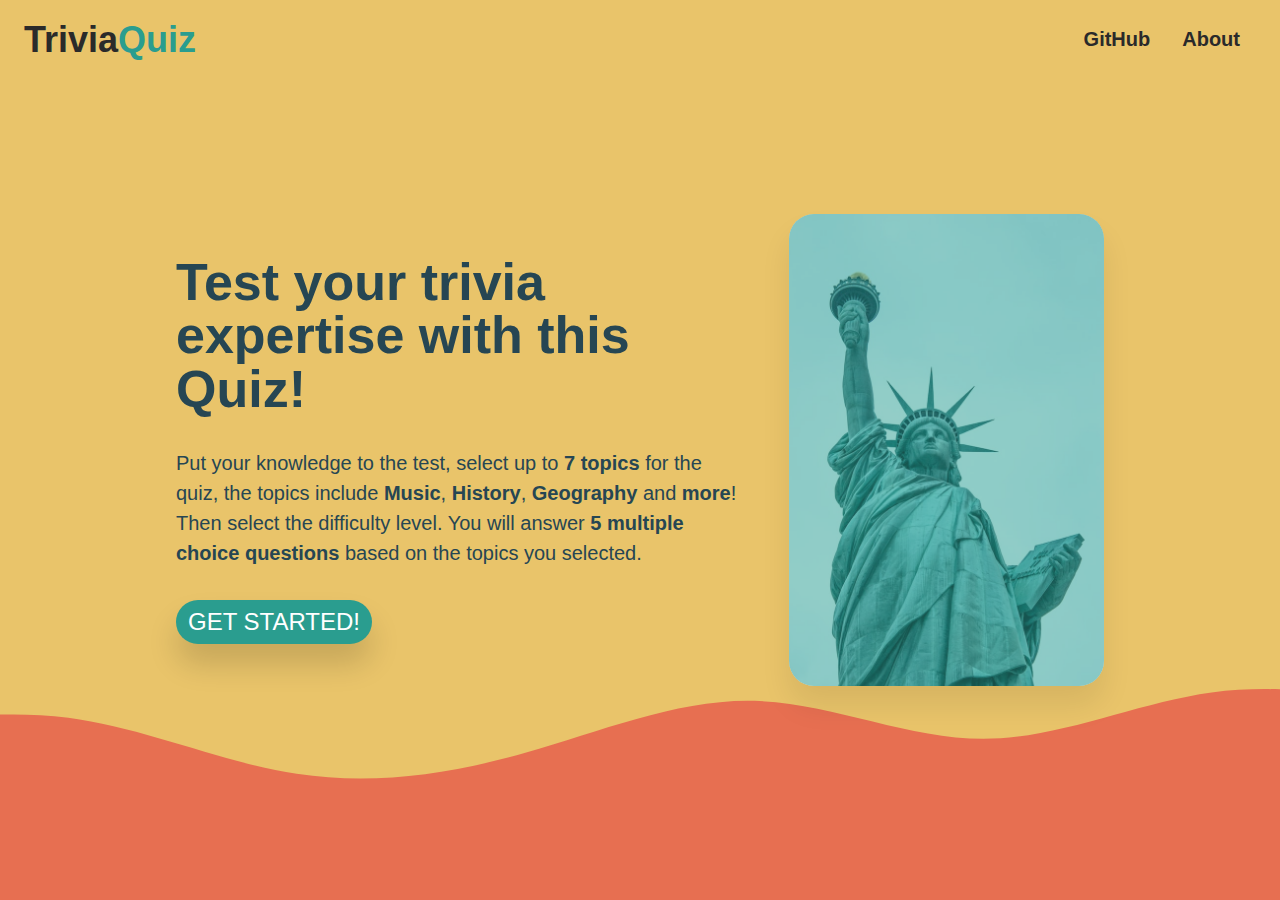
<file: trivia-quiz/index.html>
<!DOCTYPE html>
<html lang="en">
  <head>
    <meta charset="UTF-8" />
    <link rel="icon" type="image/svg+xml" href="/trivia-quiz/assets/circle-wavy-question-fill-75469aea.svg" />
    <meta name="viewport" content="width=device-width, initial-scale=1.0" />
    <meta name="author" content="Nemanja Mikic" />
    <title>Trivia Quiz</title>
    <script type="module" crossorigin src="/trivia-quiz/assets/index-d5499167.js"></script>
    <link rel="stylesheet" href="/trivia-quiz/assets/index-21918175.css">
  </head>
  <body>
    <div id="root"></div>
    
  </body>
</html>
</file>
<file: trivia-quiz/assets/index-21918175.css>
._solutions-container_23roq_3{display:flex;flex-wrap:wrap;flex-direction:row;width:100%;gap:12px}._solutions-container_23roq_3>*{flex:0 0 calc(50% - 12px)}@media only screen and (max-width: 768px){body{background-image:none!important;width:100%;height:100%}._card_23roq_43{width:100%;min-width:0;border-radius:0;height:100%}._question-container_23roq_57{width:100%;min-width:0;padding:16px}._question-container_23roq_57>h1{font-size:24px}._solutions-container_23roq_3>*{flex:0 0 100%}._answer_23roq_85{font-size:20px;min-height:60px}}._timer_atspu_1{display:flex;flex-direction:column;align-items:center;color:#fff;font-size:24px}._text_atspu_17{color:#fff;font-size:24px}._value_atspu_27{font-size:86px;color:#fff}._game-container_x40da_1{height:100%;background-color:#264653;display:flex;align-items:center;justify-content:center;flex-direction:column}._card_x40da_19{background-color:#2a2a2a;border-radius:25px;aspect-ratio:4/3;width:1024px;padding:24px;box-shadow:0 20px 30px #0003;display:flex;justify-content:space-between;align-items:center;flex-direction:column}._Music_x40da_45{background-image:url(/trivia-quiz/assets/music_big-833bc2fc.jpg);background-position:center;background-size:cover;box-shadow:inset 0 0 0 1000px #00000080}._History_x40da_59{background-image:url(/trivia-quiz/assets/history_big-2a52eca1.jpg);background-position:center;background-size:cover;box-shadow:inset 0 0 0 1000px #00000080}._Science_x40da_73{background-image:url(/trivia-quiz/assets/science_big-805103b0.jpg);background-position:center;background-size:cover;box-shadow:inset 0 0 0 1000px #00000080}._Geography_x40da_87{background-image:url(/trivia-quiz/assets/geography_big-450e2693.jpg);background-position:center;background-size:cover;box-shadow:inset 0 0 0 1000px #00000080}._General_x40da_101{background-image:url(/trivia-quiz/assets/general_big-935c5621.jpg);background-position:center;background-size:cover;box-shadow:inset 0 0 0 1000px #00000080}._Film_x40da_115{background-image:url(/trivia-quiz/assets/film_big-d8212164.jpg);background-position:center;background-size:cover;box-shadow:inset 0 0 0 1000px #00000080}._Food_x40da_129{background-image:url(/trivia-quiz/assets/food_big-ae427c13.jpg);background-position:center;background-size:cover;box-shadow:inset 0 0 0 1000px #00000080}._score_x40da_147{background-image:url(/trivia-quiz/assets/score-d1406dce.jpg);background-position:center;background-size:cover;box-shadow:inset 0 0 0 1000px #00000080}@media only screen and (max-width: 768px){._card_x40da_19{width:100%;min-width:0;border-radius:0;height:100%}}._question-container_1l0ax_1{padding:24px;display:flex;align-items:center;justify-content:center;border:2px solid var(--accent-color);border-radius:25px;box-shadow:0 0 50px 15px var(--question-shadow);background-color:#414141;width:100%}._question-container_1l0ax_1>h1{color:#fff;font-size:32px;line-height:1}@media only screen and (max-width: 768px){._question-container_1l0ax_1{width:100%;min-width:0;padding:16px}._question-container_1l0ax_1>h1{font-size:24px}}._answer_jcr0c_1{background-color:#414141;box-shadow:0 0 50px 15px var(--answer-shadow);border:2px solid var(--accent-color);border-radius:50px;padding:4px 12px;color:#fff;font-size:24px;min-height:74px;transition:all .12s ease-in-out}._answer_jcr0c_1:hover{cursor:pointer;background-color:#595959;box-shadow:0 0 50px 15px var(--answer-hover-shadow)}._answer_jcr0c_1:active{background-color:#343434;box-shadow:0 0 50px 15px var(--answer-active-shadow)}._correct_jcr0c_47,._correct_jcr0c_47:hover{background-color:#51cf66!important;box-shadow:0 0 50px 15px #51cf6680}._incorrect_jcr0c_59,._incorrect_jcr0c_59:hover{background-color:#fa5252!important;box-shadow:0 0 50px 15px #fa525280!important}@media only screen and (max-width: 768px){._answer_jcr0c_1{font-size:20px;min-height:60px}._answer_jcr0c_1:hover{background-color:#414141}}._score-card_7n8iv_1{background-color:#2a2a2a;color:#fff;border-radius:25px;position:relative;aspect-ratio:3/4;min-width:500px;padding:24px;box-shadow:0 20px 30px #0003;display:flex;align-items:center;flex-direction:column}._score-card_7n8iv_1>h1{margin-bottom:48px}._row_7n8iv_37{display:flex;flex-direction:row;align-items:center;justify-content:space-between;width:100%;font-size:20px;margin-bottom:24px}._row_7n8iv_37>p{max-width:50%}._quizInfo_7n8iv_65{width:100%}#_overall_7n8iv_83{font-size:24px}._overall_7n8iv_83{margin-bottom:32px}#_confirm_7n8iv_1{background-color:#2a9d8f;color:#fff;width:calc(100% - 48px);border:none;border-radius:50px;padding:8px 12px;font-size:24px;box-shadow:0 20px 30px #00000026;position:absolute;bottom:24px}#_confirm_7n8iv_1:hover{cursor:pointer;background-color:#55b1a5}#_confirm_7n8iv_1:active{background-color:#227e72}@media only screen and (max-width: 768px){._score-card_7n8iv_1{width:100%;min-width:0;height:100%;border-radius:0;opacity:.9}}html,body{font-family:Poppins,sans-serif;height:100%}body{animation:_fadeInAnimation_6mdox_1 ease .2s;animation-iteration-count:1;animation-fill-mode:forwards;background-image:url(/trivia-quiz/assets/home-background-7bdfc441.svg);background-position:center;background-size:cover}@keyframes _fadeInAnimation_6mdox_1{0%{opacity:0}to{opacity:1}}._wrapper_6mdox_51{height:calc(100% - 80px);display:flex;align-items:center;justify-content:center;flex-direction:column}._container_6mdox_67{display:flex;align-items:center;flex-direction:row;max-width:1024px;padding:0 48px;gap:48px;margin-top:-80px}._home-text-box_6mdox_87 h1{font-size:52px;line-height:1.02;margin-bottom:32px}._home-text-box_6mdox_87 p{font-size:20px;line-height:1.5;margin-bottom:32px;max-width:150ch}._home-text-box_6mdox_87{flex-grow:2;color:var(--blue-color-dark)}._home-image_6mdox_123{background-image:url(/trivia-quiz/assets/History-b4b07349.jpg);flex-grow:1;aspect-ratio:2/3;width:100%;background-position:center;background-size:cover;box-shadow:0 20px 30px #00000014,inset 0 0 0 1000px #2a9d8f80;border-radius:25px}@media only screen and (max-width: 768px){._wave2_6mdox_151,._wave_6mdox_151{display:none}._container_6mdox_67{width:100%;height:100%;margin:0;padding:0}._home-image_6mdox_123{display:none}._home-text-box_6mdox_87 h1{font-size:44px;line-height:1.02;margin-bottom:24px}._home-text-box_6mdox_87 p{font-size:18px;line-height:1.5;margin-bottom:32px}._home-text-box_6mdox_87{flex-grow:1;color:var(--blue-color-dark);position:relative;height:100%;padding:48px 16px}}._btn_1n2cq_1:visited,._btn_1n2cq_1{background-color:var(--sea-color);color:#fff;text-decoration:none;border:none;border-radius:50px;padding:8px 12px;font-size:24px;box-shadow:0 20px 30px #00000026}._btn_1n2cq_1:hover{cursor:pointer;background-color:var(--sea-color-light)}._btn_1n2cq_1:active{background-color:var(--sea-color-dark)}._btn-big_1n2cq_41{width:100%}@media only screen and (max-width: 768px){._btn_1n2cq_1{display:flex;align-items:center;justify-content:center;width:calc(100% - 24px);position:absolute;bottom:24px;height:66px}._btn-big_1n2cq_41{position:absolute;bottom:16px;width:calc(100% - 24px)}}._header-container_gm0mb_1{display:flex;align-items:center;justify-content:space-between;padding:0 24px;height:80px}._header-container_gm0mb_1 nav>a,._header-container_gm0mb_1 nav>a:visited,._header-container_gm0mb_1 nav>a:active{text-decoration:none;color:#2a2a2a;flex-grow:1;padding:4px 16px;font-size:20px;font-weight:600}._header-container_gm0mb_1 nav>a:hover{text-decoration:underline}._logo_gm0mb_47{font-size:36px;font-weight:600;color:#2a2a2a;text-decoration:none}._logo_gm0mb_47>span{color:var(--sea-color)}@media only screen and (max-width: 768px){._header-container_gm0mb_1{align-items:center;justify-content:center;padding:0 24px;height:80px;background-color:#fff;box-shadow:0 20px 30px #0000001a}._header-container_gm0mb_1 nav{display:none}}._card_120dk_1{background-color:#fff;border-radius:25px;padding:24px;margin-top:-80px;box-shadow:0 20px 30px #0000001a;max-width:480px}._wrapper_120dk_21{height:calc(100% - 80px);display:flex;align-items:center;justify-content:center;flex-direction:column}._card_120dk_1 h2{color:var(--blue-color-dark);margin-bottom:24px}@media only screen and (max-width: 768px){._card_120dk_1{position:relative;background-color:#fff;border-radius:0;padding:16px;height:100%;width:100%;margin:0}}._topics-container_hg7g6_1{display:flex;flex-direction:row;align-items:center;gap:8px;margin-bottom:48px;width:100%;flex-wrap:wrap}._topic_hg7g6_1{border-radius:50px;padding:4px 12px;color:#2a2a2a;border:2px solid #2a2a2a;box-shadow:0 20px 30px #00000014;user-select:none;transition:all .1s ease-in-out}._topic_hg7g6_1:hover{cursor:pointer;border:2px solid var(--sea-color);color:var(--sea-color);background-color:#fff}._topic_hg7g6_1:active{cursor:pointer;border:2px solid var(--sea-color-dark);color:var(--sea-color-dark);background-color:#fff}._topic-checked_hg7g6_69{background-color:var(--sea-color);color:#fff;border-color:var(--sea-color)}._topic-checked_hg7g6_69:hover{cursor:pointer;border:2px solid var(--sea-color-light);background-color:var(--sea-color-light);color:#fff;box-shadow:0 20px 30px #00000014}._difficulty-container_1l2ze_1{display:flex;direction:row;justify-content:space-around;margin-bottom:80px}._difficulty-setting_1l2ze_15{text-align:center;color:#2a2a2a;font-weight:600;opacity:.5;transition:all .1s ease-in-out}._setting-active_1l2ze_31{opacity:1}._difficulty-setting_1l2ze_15:hover{cursor:pointer;transform:scale(1.1);opacity:1}._difficulty-setting_1l2ze_15:active{cursor:pointer;transform:scale(1.05);opacity:1}._smiley_1l2ze_63{background-position:center;background-size:cover;width:74px;height:74px}._easy_1l2ze_77{background-image:url(/trivia-quiz/assets/smiley-fill-e8eb5453.svg)}._medium_1l2ze_85{background-image:url(/trivia-quiz/assets/smiley-meh-fill-473d2c94.svg)}._hard_1l2ze_93{background-image:url(/trivia-quiz/assets/smiley-x-eyes-fill-12a07c56.svg)}@media only screen and (max-width: 768px){._difficulty-setting_1l2ze_15:active{transform:scale(1)}}._wrapper_1rwgd_1{background-image:url(/trivia-quiz/assets/about-background-c745a888.svg);background-position:center;background-size:cover;height:unset;display:flex;align-items:center;justify-content:center;flex-direction:column}._container_1rwgd_23{max-width:900px;color:var(--blue-color-dark);padding:24px}._container_1rwgd_23 h1{font-size:44px;margin:48px 0;line-height:1}._container_1rwgd_23 p{font-size:24px;line-height:1.5;margin-bottom:24px}._container_1rwgd_23 h2{margin:36px 0 24px;font-size:36px}._link_1rwgd_69,link:visited,link:active{color:var(--sea-color)}*{margin:0;padding:0;box-sizing:border-box}:root{--sea-color: #2a9d8f;--sea-color-light: #55b1a5;--sea-color-dark: #227e72;--blue-color-dark: #264653}html,body{margin:0;font-family:Poppins,sans-serif;height:100%;background-color:#e9c46a;font-size:16px;line-height:24px;font-weight:400;font-synthesis:none;text-rendering:optimizeLegibility;-webkit-font-smoothing:antialiased;-moz-osx-font-smoothing:grayscale;-webkit-text-size-adjust:100%}body{animation:fadeInAnimation ease .2s;animation-iteration-count:1;animation-fill-mode:forwards}#root,.App{height:100%}
</file>
